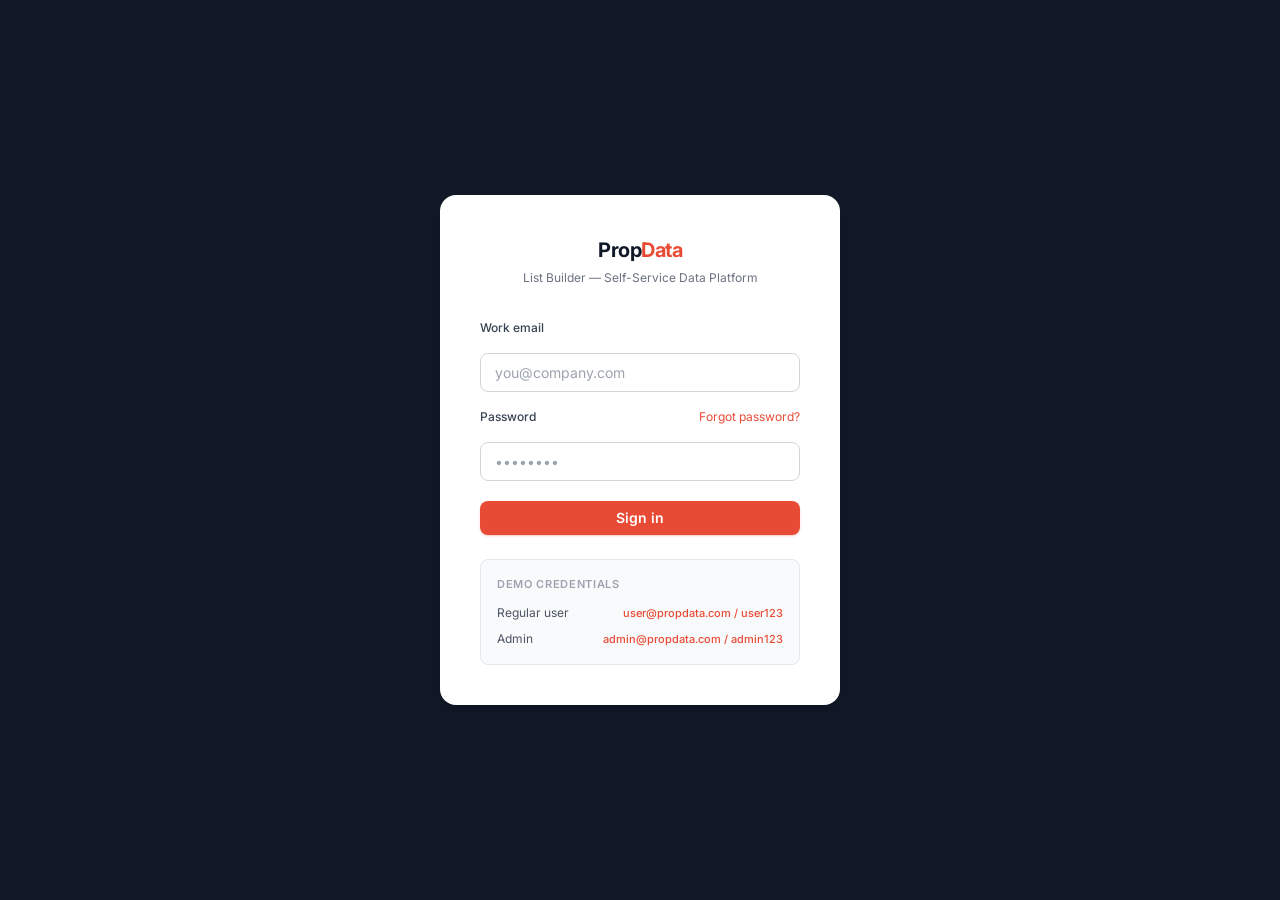
<file: index.html>
<!DOCTYPE html>
<html lang="en">
<head>
  <meta charset="UTF-8" />
  <meta name="viewport" content="width=device-width, initial-scale=1.0" />
  <title>PropData List Builder — Step 1</title>
  <link href="https://fonts.googleapis.com/css2?family=Inter:wght@400;500;600&display=swap" rel="stylesheet" />
  <link rel="stylesheet" href="css/styles.css?v=2" />
  <script src="js/auth.js"></script>
</head>
<body>

<div class="app">

  <div class="job-status-banner"></div>

  <!-- Header -->
  <header class="app-header">
    <div class="app-header__inner">
      <div style="display:flex; align-items:center; gap:var(--space-4);">
        <a href="orders.html" class="btn btn-outline btn-sm">
          <svg width="16" height="16" viewBox="0 0 16 16" fill="none" aria-hidden="true">
            <path d="M10 12L6 8l4-4" stroke="currentColor" stroke-width="1.5" stroke-linecap="round" stroke-linejoin="round"/>
          </svg>
          Back
        </a>
        <h1 style="font-size:var(--font-size-2xl); font-weight:var(--font-weight-semibold); color:var(--color-neutral-900);">Define Your Pull</h1>
      </div>

      <!-- Close overlay -->
      <a href="orders.html" class="overlay-close" aria-label="Close and return to My Lists">
        <svg width="16" height="16" viewBox="0 0 16 16" fill="none" aria-hidden="true">
          <path d="M4 4l8 8M12 4l-8 8" stroke="currentColor" stroke-width="1.75" stroke-linecap="round"/>
        </svg>
      </a>
    </div>
  </header>

  <!-- Main -->
  <main class="app-main">

    <!-- QuickList Templates — DS 23 -->
    <section class="quicklist-templates">
      <div class="section-header">
        <h2>QuickList Templates</h2>
        <p>Start with a pre-configured template</p>
      </div>

      <div class="template-card-grid">

        <button class="template-card" data-template="active-listings" type="button">
          <span class="template-card__check" aria-hidden="true">
            <svg width="12" height="12" viewBox="0 0 12 12" fill="none"><path d="M2 6.5l2.5 2.5L10 3.5" stroke="#fff" stroke-width="1.75" stroke-linecap="round" stroke-linejoin="round"/></svg>
          </span>
          <span class="template-card__title">Active Listings</span>
          <span class="template-card__desc">Properties currently on the market</span>
          <span class="template-card__meta">~3,284 records</span>
        </button>

        <button class="template-card" data-template="failed-listings" type="button">
          <span class="template-card__check" aria-hidden="true">
            <svg width="12" height="12" viewBox="0 0 12 12" fill="none"><path d="M2 6.5l2.5 2.5L10 3.5" stroke="#fff" stroke-width="1.75" stroke-linecap="round" stroke-linejoin="round"/></svg>
          </span>
          <span class="template-card__title">Failed Listings</span>
          <span class="template-card__desc">Properties that expired or were withdrawn</span>
          <span class="template-card__meta">~892 records</span>
        </button>

        <button class="template-card" data-template="absentee-owners" type="button">
          <span class="template-card__check" aria-hidden="true">
            <svg width="12" height="12" viewBox="0 0 12 12" fill="none"><path d="M2 6.5l2.5 2.5L10 3.5" stroke="#fff" stroke-width="1.75" stroke-linecap="round" stroke-linejoin="round"/></svg>
          </span>
          <span class="template-card__title">Absentee Owners</span>
          <span class="template-card__desc">Owners who don't live at the property</span>
          <span class="template-card__meta">~7,651 records</span>
        </button>

        <button class="template-card" data-template="high-equity" type="button">
          <span class="template-card__check" aria-hidden="true">
            <svg width="12" height="12" viewBox="0 0 12 12" fill="none"><path d="M2 6.5l2.5 2.5L10 3.5" stroke="#fff" stroke-width="1.75" stroke-linecap="round" stroke-linejoin="round"/></svg>
          </span>
          <span class="template-card__title">High Equity</span>
          <span class="template-card__desc">Properties with significant equity</span>
          <span class="template-card__meta">~2,134 records</span>
        </button>

      </div>
    </section>

    <!-- Filter Builder — DS 24 -->
    <div class="section-header">
      <h2>Custom Filters</h2>
      <p>Refine your list criteria</p>
    </div>
    <div id="filterBuilderMount"></div>

  </main>

  <!-- Action Bar — DS 26 -->
  <footer class="action-bar">
    <div class="action-bar__inner">
      <p class="action-bar__hint" id="bottomHint">Select location, template, or filters to get started</p>
      <button
        class="btn btn-primary btn-md"
        id="estimateBtn"
        type="button"
        disabled
        onclick="startEstimate()"
      >
        <svg id="estimateIcon" width="16" height="16" viewBox="0 0 16 16" fill="none" aria-hidden="true">
          <rect x="2" y="2" width="12" height="12" rx="2" stroke="white" stroke-width="1.5"/>
          <path d="M5 6h6M5 9h4" stroke="white" stroke-width="1.5" stroke-linecap="round"/>
        </svg>
        <svg id="estimateSpinner" width="16" height="16" viewBox="0 0 16 16" fill="none" aria-hidden="true" style="display:none; animation:spin 0.7s linear infinite;">
          <circle cx="8" cy="8" r="6" stroke="rgba(255,255,255,0.3)" stroke-width="2"/>
          <path d="M8 2a6 6 0 0 1 6 6" stroke="white" stroke-width="2" stroke-linecap="round"/>
        </svg>
        <span id="estimateLabel">Estimate Pull</span>
      </button>
    </div>
  </footer>

</div>

<style>
@keyframes spin { to { transform: rotate(360deg); } }
</style>
<script src="js/filter-builder.js"></script>
<script src="js/app.js"></script>
<script>
initPage();
function startEstimate() {
  const btn = document.getElementById('estimateBtn');
  btn.disabled = true;
  document.getElementById('estimateIcon').style.display    = 'none';
  document.getElementById('estimateSpinner').style.display = '';
  document.getElementById('estimateLabel').textContent     = 'Estimating…';
  setTimeout(() => { window.location.href = 'step2.html'; }, 1400);
}
</script>
</body>
</html>
</file>
<file: css/styles.css>
/* =============================================
   DESIGN TOKENS — from design-system.html
   ============================================= */
:root {
  /* Brand */
  --color-primary-50:  #FFF3F1;
  --color-primary-100: #FFE4DF;
  --color-primary-200: #FFCCC4;
  --color-primary-400: #FF7460;
  --color-primary-500: #E84B35;
  --color-primary-600: #D43B25;
  --color-primary-700: #B32D19;

  /* Neutral */
  --color-neutral-0:   #FFFFFF;
  --color-neutral-50:  #F9FAFB;
  --color-neutral-100: #F3F4F6;
  --color-neutral-200: #E5E7EB;
  --color-neutral-300: #D1D5DB;
  --color-neutral-400: #9CA3AF;
  --color-neutral-500: #6B7280;
  --color-neutral-600: #4B5563;
  --color-neutral-700: #374151;
  --color-neutral-800: #1F2937;
  --color-neutral-900: #111827;

  /* Info / Blue */
  --color-info-50:  #EFF6FF;
  --color-info-200: #BFDBFE;
  --color-info-300: #93C5FD;
  --color-info-500: #3B82F6;
  --color-info-700: #1D4ED8;

  /* Semantic */
  --color-success-50:  #ECFDF5;
  --color-success-500: #10B981;
  --color-success-700: #047857;
  --color-error-50:    #FEF2F2;
  --color-error-500:   #EF4444;
  --color-warning-50:  #FFFBEB;
  --color-warning-500: #F59E0B;

  /* Typography */
  --font-family: 'Inter', -apple-system, BlinkMacSystemFont, sans-serif;
  --font-size-xs:   11px;
  --font-size-sm:   12px;
  --font-size-base: 14px;
  --font-size-md:   15px;
  --font-size-lg:   16px;
  --font-size-xl:   18px;
  --font-size-2xl:  20px;
  --font-size-3xl:  24px;
  --font-size-4xl:  30px;

  --font-weight-regular:  400;
  --font-weight-medium:   500;
  --font-weight-semibold: 600;
  --font-weight-bold:     700;

  --line-height-tight:  1.2;
  --line-height-snug:   1.375;
  --line-height-normal: 1.5;
  --letter-spacing-tight: -0.025em;

  /* Spacing */
  --space-1:  4px;  --space-2:  8px;  --space-3:  12px;
  --space-4:  16px; --space-5:  20px; --space-6:  24px;
  --space-8:  32px; --space-10: 40px; --space-12: 48px;

  /* Radius */
  --radius-md:   6px;
  --radius-lg:   8px;
  --radius-xl:   12px;
  --radius-2xl:  16px;
  --radius-full: 9999px;

  /* Shadows */
  --shadow-xs: 0 1px 2px rgba(0,0,0,0.05);
  --shadow-sm: 0 1px 3px rgba(0,0,0,0.1), 0 1px 2px rgba(0,0,0,0.06);
  --shadow-md: 0 4px 6px -1px rgba(0,0,0,0.1), 0 2px 4px -1px rgba(0,0,0,0.06);
  --shadow-lg: 0 10px 15px -3px rgba(0,0,0,0.1), 0 4px 6px -2px rgba(0,0,0,0.05);

  --transition-base: 150ms ease;
  --z-sticky: 300;
}

/* =============================================
   RESET & BASE
   ============================================= */
*, *::before, *::after { box-sizing: border-box; margin: 0; padding: 0; }
html { scroll-behavior: smooth; }
body {
  font-family: var(--font-family);
  font-size: var(--font-size-base);
  line-height: var(--line-height-normal);
  color: var(--color-neutral-800);
  background: var(--color-neutral-50);
  min-height: 100vh;
}
button { font-family: inherit; cursor: pointer; }
a { text-decoration: none; }
svg { display: block; flex-shrink: 0; }

/* =============================================
   DS BUTTONS (from design-system section 05)
   ============================================= */
.btn {
  display: inline-flex; align-items: center; justify-content: center;
  gap: var(--space-2); font-family: var(--font-family);
  font-weight: var(--font-weight-semibold);
  border: none; cursor: pointer;
  transition: all var(--transition-base);
  white-space: nowrap; text-decoration: none; line-height: 1;
}
.btn:focus-visible { outline: 2px solid var(--color-primary-500); outline-offset: 2px; }

.btn-sm  { font-size: var(--font-size-sm);  padding: 7px 14px;  border-radius: var(--radius-md); }
.btn-md  { font-size: var(--font-size-base); padding: 10px 20px; border-radius: var(--radius-lg); }
.btn-lg  { font-size: var(--font-size-md);  padding: 13px 26px; border-radius: var(--radius-lg); }

/* Primary — orange/red */
.btn-primary {
  background: var(--color-primary-500); color: white;
  box-shadow: 0 1px 2px rgba(232,75,53,0.3);
}
.btn-primary:hover {
  background: var(--color-primary-600);
  box-shadow: 0 4px 8px rgba(232,75,53,0.3);
  transform: translateY(-1px);
}
.btn-primary:active { background: var(--color-primary-700); transform: none; }
.btn-primary:disabled { opacity: 0.45; cursor: not-allowed; pointer-events: none; transform: none; }

/* Secondary — dark */
.btn-secondary {
  background: var(--color-neutral-900); color: white;
  box-shadow: var(--shadow-xs);
}
.btn-secondary:hover { background: var(--color-neutral-700); transform: translateY(-1px); }

/* Outline */
.btn-outline {
  background: transparent; color: var(--color-neutral-700);
  border: 1.5px solid var(--color-neutral-300);
}
.btn-outline:hover { border-color: var(--color-neutral-400); background: var(--color-neutral-50); }

/* Ghost */
.btn-ghost { background: transparent; color: var(--color-neutral-700); }
.btn-ghost:hover { background: var(--color-neutral-100); }

/* =============================================
   DS FORM CONTROLS (from design-system section 06)
   ============================================= */
.form-label {
  display: block; font-size: var(--font-size-sm);
  font-weight: var(--font-weight-medium); color: var(--color-neutral-700);
  margin-bottom: var(--space-2);
}

.input-wrap { position: relative; }
.input-icon-left {
  position: absolute; left: 12px; top: 50%; transform: translateY(-50%);
  color: var(--color-neutral-400); pointer-events: none;
  width: 20px; height: 20px;
}

.input {
  width: 100%; font-family: var(--font-family);
  font-size: var(--font-size-base); color: var(--color-neutral-900);
  background: white; border: 1.5px solid var(--color-neutral-300);
  border-radius: var(--radius-lg); padding: 10px 14px;
  outline: none;
  transition: border-color var(--transition-base), box-shadow var(--transition-base);
}
.input::placeholder { color: var(--color-neutral-400); }
.input:hover  { border-color: var(--color-neutral-400); }
.input:focus  {
  border-color: var(--color-primary-500);
  box-shadow: 0 0 0 3px rgba(232,75,53,0.12);
}
.input:disabled { background: var(--color-neutral-100); color: var(--color-neutral-400); cursor: not-allowed; }

.input-with-icon-left { padding-left: 40px; }

/* Tall variant for location search */
.input-location { height: 48px; }

/* Select */
.select {
  appearance: none; -webkit-appearance: none;
  background-image: url("data:image/svg+xml,%3Csvg width='16' height='16' viewBox='0 0 16 16' fill='none' xmlns='http://www.w3.org/2000/svg'%3E%3Cpath d='M4 6l4 4 4-4' stroke='%239CA3AF' stroke-width='1.5' stroke-linecap='round' stroke-linejoin='round'/%3E%3C/svg%3E");
  background-repeat: no-repeat; background-position: right 12px center;
  padding-right: 36px; cursor: pointer;
}
.select.placeholder { color: var(--color-neutral-400); }

/* Checkboxes */
.checkbox-group { display: flex; flex-direction: column; gap: var(--space-3); }
.checkbox-group.inline { flex-direction: row; gap: var(--space-6); }

.checkbox-item {
  display: flex; align-items: center; gap: var(--space-3);
  cursor: pointer; font-size: var(--font-size-sm);
  color: var(--color-neutral-700);
}
.checkbox-item input[type="checkbox"] {
  width: 18px; height: 18px; margin-top: 0; flex-shrink: 0;
  accent-color: var(--color-primary-500); cursor: pointer;
  border-radius: var(--radius-md);
}

/* =============================================
   DS CARDS (from design-system section 07)
   ============================================= */
.card {
  background: white; border: 1px solid var(--color-neutral-200);
  border-radius: var(--radius-xl); box-shadow: var(--shadow-xs);
  overflow: hidden;
  transition: box-shadow var(--transition-base), transform var(--transition-base);
}
.card-header { padding: var(--space-5) var(--space-6); border-bottom: 1px solid var(--color-neutral-100); }
.card-body   { padding: var(--space-6); }

/* =============================================
   APP SHELL
   ============================================= */
.app {
  width: 100%;
  min-height: 100vh;
  display: flex;
  flex-direction: column;
  background: var(--color-neutral-50);
}

.job-status-banner {
  height: 1px;
  background: var(--color-neutral-900);
  border-bottom: 1px solid var(--color-neutral-800);
  flex-shrink: 0;
}

/* =============================================
   APP HEADER
   ============================================= */
.app-header {
  background: white;
  border-bottom: 1px solid var(--color-neutral-200);
  height: 64px;
  width: 100%;
  flex-shrink: 0;
  box-shadow: var(--shadow-xs);
}

.app-header__inner {
  max-width: 1099px;
  margin: 0 auto;
  padding: 0 var(--space-6);
  height: 100%;
  display: flex;
  align-items: center;
  justify-content: space-between;
}

.header-title h1 {
  font-size: var(--font-size-3xl);
  font-weight: var(--font-weight-bold);
  color: var(--color-neutral-900);
  line-height: var(--line-height-tight);
  letter-spacing: var(--letter-spacing-tight);
}

.header-title p {
  font-size: var(--font-size-base);
  color: var(--color-neutral-500);
  margin-top: var(--space-1);
}

/* =============================================
   STEPPER (DS 22)
   ============================================= */
.stepper {
  display: flex; align-items: center; gap: var(--space-3);
}

.stepper-step {
  display: flex; align-items: center; gap: var(--space-2);
  padding: var(--space-2) var(--space-4);
  border-radius: var(--radius-xl); height: 40px;
}

.stepper-step--active   { background: var(--color-primary-50); }
.stepper-step--inactive { background: var(--color-neutral-100); }

.stepper-number {
  width: 24px; height: 24px; border-radius: var(--radius-full);
  display: flex; align-items: center; justify-content: center;
  font-size: var(--font-size-base); font-weight: var(--font-weight-semibold);
  flex-shrink: 0; line-height: 1;
}

.stepper-step--active   .stepper-number { background: var(--color-primary-500); color: white; }
.stepper-step--inactive .stepper-number { background: var(--color-neutral-300); color: var(--color-neutral-600); }

.stepper-label { font-size: var(--font-size-base); font-weight: var(--font-weight-medium); white-space: nowrap; }
.stepper-step--active   .stepper-label { color: var(--color-primary-600); }
.stepper-step--inactive .stepper-label { color: var(--color-neutral-500); }

.stepper-connector { width: 32px; height: 2px; background: var(--color-neutral-300); flex-shrink: 0; }

/* =============================================
   MAIN CONTENT
   ============================================= */
.app-main {
  flex: 1;
  max-width: 1099px;
  width: 100%;
  margin: 0 auto;
  padding: var(--space-6) var(--space-6) 96px;
  display: flex;
  flex-direction: column;
  gap: var(--space-6);
}

/* =============================================
   SECTION HEADER
   ============================================= */
.section-header { margin-top: 8px; margin-bottom: 0; }

.section-header h2 {
  font-size: var(--font-size-base);
  font-weight: var(--font-weight-semibold);
  color: var(--color-neutral-900);
}

.section-header p {
  font-size: var(--font-size-xs);
  color: var(--color-neutral-500);
  margin-top: var(--space-1);
}

/* =============================================
   TEMPLATE CARDS (DS 23)
   ============================================= */
.quicklist-templates { display: flex; flex-direction: column; gap: var(--space-4); }

.template-card-grid {
  display: grid;
  grid-template-columns: repeat(4, 1fr);
  gap: var(--space-4);
}

.template-card {
  background: white;
  border: 2px solid var(--color-neutral-200);
  border-radius: var(--radius-xl);
  padding: var(--space-4);
  text-align: left; cursor: pointer;
  display: flex; flex-direction: column; gap: var(--space-2);
  position: relative;
  box-shadow: var(--shadow-xs);
  transition: border-color var(--transition-base), box-shadow var(--transition-base), transform var(--transition-base);
}

.template-card:hover {
  border-color: var(--color-primary-400);
  box-shadow: var(--shadow-md);
  transform: translateY(-2px);
}

.template-card--selected {
  background: var(--color-primary-50);
  border-color: var(--color-primary-500);
  box-shadow: 0 0 0 3px rgba(232,75,53,0.1), var(--shadow-sm);
}

.template-card__title {
  display: block;
  font-size: var(--font-size-xl);
  font-weight: var(--font-weight-semibold);
  color: var(--color-neutral-900);
  line-height: var(--line-height-snug);
}

.template-card--selected .template-card__title { color: var(--color-primary-700); }

.template-card__desc {
  display: block;
  font-size: var(--font-size-sm);
  color: var(--color-neutral-500);
  line-height: var(--line-height-normal);
}

.template-card--selected .template-card__desc { color: var(--color-primary-600); }

.template-card__meta {
  display: block;
  font-size: var(--font-size-sm);
  font-weight: var(--font-weight-medium);
  color: var(--color-neutral-400);
  margin-top: auto;
  padding-top: 0;
}

.template-card--selected .template-card__meta { color: var(--color-primary-500); }

.template-card__check {
  display: none;
  position: absolute; top: var(--space-3); right: var(--space-3);
  width: 20px; height: 20px;
  background: var(--color-primary-500);
  border-radius: var(--radius-full);
  align-items: center; justify-content: center;
}

.template-card--selected .template-card__check { display: flex; }

/* =============================================
   FILTER PANEL (DS 24)
   ============================================= */
.filter-panel {
  background: white;
  border: 1px solid var(--color-neutral-200);
  border-radius: var(--radius-xl);
  box-shadow: var(--shadow-xs);
  overflow: hidden;
}

.filter-panel__header {
  padding: var(--space-4) var(--space-5);
  border-bottom: 1px solid var(--color-neutral-100);
  background: var(--color-neutral-50);
}

.filter-panel__header h3 {
  font-size: var(--font-size-base);
  font-weight: var(--font-weight-semibold);
  color: var(--color-neutral-800);
}

.filter-panel__header p {
  font-size: var(--font-size-sm);
  color: var(--color-neutral-500);
  margin-top: 2px;
}

.filter-panel__body {
  padding: var(--space-5);
  display: flex;
  flex-direction: column;
  gap: var(--space-6);
}

.filter-group { display: flex; flex-direction: column; gap: var(--space-2); }

.filter-label {
  font-size: var(--font-size-sm);
  font-weight: var(--font-weight-medium);
  color: var(--color-neutral-700);
}

.filter-row {
  display: grid;
  grid-template-columns: 1fr 1fr;
  gap: var(--space-5);
}

/* =============================================
   DUAL RANGE SLIDER (DS 25)
   ============================================= */
.range-dual {
  position: relative; height: 8px; margin-top: var(--space-2);
}

.range-dual__track {
  position: absolute; top: 0; left: 0; right: 0;
  height: 8px; background: var(--color-neutral-200);
  border-radius: var(--radius-full); pointer-events: none;
}

.range-dual__fill {
  position: absolute; top: 0; height: 8px;
  background: var(--color-primary-500);
  border-radius: var(--radius-full); pointer-events: none;
}

.range-dual__input {
  position: absolute; top: -4px; left: 0;
  width: 100%; height: 16px;
  background: transparent; appearance: none; -webkit-appearance: none;
  pointer-events: none; margin: 0;
}

.range-dual__input::-webkit-slider-thumb {
  appearance: none; -webkit-appearance: none;
  width: 16px; height: 16px; border-radius: var(--radius-full);
  background: white; border: 2px solid var(--color-primary-500);
  box-shadow: var(--shadow-sm); cursor: pointer; pointer-events: all;
  transition: transform var(--transition-base);
}

.range-dual__input::-webkit-slider-thumb:hover { transform: scale(1.15); }

.range-dual__input::-moz-range-thumb {
  width: 16px; height: 16px; border-radius: var(--radius-full);
  background: white; border: 2px solid var(--color-primary-500);
  box-shadow: var(--shadow-sm); cursor: pointer; pointer-events: all;
}

/* =============================================
   ACTION BAR (DS 26)
   ============================================= */
.action-bar {
  position: sticky; bottom: 0;
  background: white;
  border-top: 1px solid var(--color-neutral-200);
  height: 73px;
  width: 100%;
  box-shadow: 0 -4px 12px rgba(0,0,0,0.06), 0 -1px 4px rgba(0,0,0,0.04);
  z-index: var(--z-sticky);
  flex-shrink: 0;
}

.action-bar__inner {
  max-width: 1099px;
  margin: 0 auto;
  padding: 0 var(--space-6);
  height: 100%;
  display: flex;
  align-items: center;
  justify-content: space-between;
}

.action-bar__hint {
  font-size: var(--font-size-sm);
  color: var(--color-neutral-400);
}

.action-bar__hint--ready { color: var(--color-neutral-600); }

/* =============================================
   STEP 2 MAIN
   ============================================= */
.step2-main {
  flex: 1;
  max-width: 1099px;
  width: 100%;
  margin: 0 auto;
  padding: var(--space-6);
  display: flex;
  flex-direction: column;
  gap: var(--space-6);
}

.sub-header {
  display: flex; align-items: center; justify-content: space-between; min-height: 48px;
}

.sub-header-left { display: flex; align-items: center; gap: var(--space-4); }

.sub-header-title h2 {
  font-size: var(--font-size-2xl);
  font-weight: var(--font-weight-bold);
  color: var(--color-neutral-900);
  letter-spacing: var(--letter-spacing-tight);
}

.sub-header-title p {
  font-size: var(--font-size-sm);
  color: var(--color-neutral-500);
  margin-top: 2px;
}

/* =============================================
   COUNT BAR (DS 27)
   ============================================= */
.count-bar {
  background: var(--color-primary-50);
  border: 1px solid var(--color-primary-200);
  border-radius: var(--radius-xl);
  padding: var(--space-4) var(--space-6);
  display: flex; align-items: center; justify-content: space-between;
  min-height: 74px;
}

.count-bar__stats { display: flex; align-items: center; gap: var(--space-6); }

.count-bar__stat {
  display: flex; align-items: center; gap: var(--space-2);
  font-size: var(--font-size-base);
}

.count-bar__stat svg { color: var(--color-primary-500); width: 20px; height: 20px; flex-shrink: 0; }
.count-bar__stat strong { font-weight: var(--font-weight-bold); color: var(--color-neutral-900); }
.count-bar__stat span  { color: var(--color-neutral-700); }

.count-bar__divider { width: 1px; height: 16px; background: var(--color-primary-200); flex-shrink: 0; }

/* =============================================
   DATA PREVIEW (DS 28)
   ============================================= */
.data-preview {
  background: white;
  border: 1px solid var(--color-neutral-200);
  border-radius: var(--radius-xl);
  box-shadow: var(--shadow-xs);
  overflow: hidden;
  position: relative;
}

.data-preview__header {
  border-bottom: 1px solid var(--color-neutral-100);
  padding: var(--space-5) var(--space-6);
  display: flex; align-items: center; justify-content: space-between;
  background: white;
}

.data-preview__title h3 {
  font-size: var(--font-size-lg);
  font-weight: var(--font-weight-semibold);
  color: var(--color-neutral-900);
}

.data-preview__title p {
  font-size: var(--font-size-sm);
  color: var(--color-neutral-500);
  margin-top: 2px;
}

.data-preview__count {
  display: flex; align-items: center; gap: var(--space-2);
  font-size: var(--font-size-sm);
  color: var(--color-neutral-500);
}

.data-preview__count svg { width: 14px; height: 14px; }

/* DS Table (from design-system section 14) */
.results-table-wrapper { position: relative; overflow: hidden; }

.results-table { width: 100%; border-collapse: collapse; background: white; }

.results-table thead { background: var(--color-neutral-50); }

.results-table th {
  padding: var(--space-3) var(--space-5);
  font-size: var(--font-size-xs);
  font-weight: var(--font-weight-semibold);
  color: var(--color-neutral-500);
  letter-spacing: 0.04em;
  text-transform: uppercase;
  text-align: left;
  border-bottom: 1px solid var(--color-neutral-200);
  white-space: nowrap;
}

.results-table td {
  padding: var(--space-4) var(--space-5);
  font-size: var(--font-size-sm);
  color: var(--color-neutral-700);
  border-bottom: 1px solid var(--color-neutral-100);
  vertical-align: middle;
  white-space: nowrap;
}

.results-table tbody tr { transition: background var(--transition-base); }
.results-table tbody tr:hover { background: var(--color-neutral-50); }
.results-table tbody tr:last-child td { border-bottom: none; }

.results-table td.col-address {
  font-weight: var(--font-weight-medium);
  color: var(--color-neutral-900);
}

.results-table tr.row-blurred td {
  filter: blur(5px);
  user-select: none;
  pointer-events: none;
}

/* Paywall overlay */
.paywall-overlay {
  position: absolute; bottom: 0; left: 0; right: 0; height: 300px;
  background: linear-gradient(to bottom, rgba(255,255,255,0) 0%, rgba(255,255,255,0.88) 35%, white 65%);
  display: flex; align-items: center; justify-content: center;
  padding-top: var(--space-10);
}

.paywall-modal {
  background: white;
  border: 2px solid var(--color-primary-500);
  border-radius: var(--radius-xl);
  box-shadow: var(--shadow-lg), 0 0 0 4px rgba(232,75,53,0.08);
  width: 448px; padding: var(--space-6);
  display: flex; flex-direction: column; align-items: center; text-align: center;
}

.paywall-modal__icon { color: var(--color-primary-500); margin-bottom: var(--space-3); }

.paywall-modal h4 {
  font-size: var(--font-size-xl);
  font-weight: var(--font-weight-bold);
  color: var(--color-neutral-900);
  letter-spacing: var(--letter-spacing-tight);
  margin-bottom: var(--space-2);
}

.paywall-modal p {
  font-size: var(--font-size-sm);
  color: var(--color-neutral-500);
  max-width: 360px;
  margin-bottom: var(--space-6);
  line-height: var(--line-height-normal);
}

/* =============================================
   TOP NAVIGATION
   ============================================= */
.top-nav {
  height: 56px;
  width: 100%;
  background: var(--color-neutral-900);
  flex-shrink: 0;
}

.top-nav__inner {
  max-width: 1099px;
  margin: 0 auto;
  padding: 0 var(--space-6);
  height: 100%;
  display: flex;
  align-items: center;
  justify-content: space-between;
}

.top-nav__left { display: flex; align-items: center; gap: var(--space-8); }

.top-nav__brand { display: flex; align-items: center; gap: var(--space-3); flex-shrink: 0; }

.top-nav__links { display: flex; align-items: center; gap: var(--space-1); }

.top-nav__logo {
  font-size: var(--font-size-lg);
  font-weight: var(--font-weight-bold);
  color: white;
  letter-spacing: var(--letter-spacing-tight);
}

.top-nav__logo em { font-style: normal; color: var(--color-primary-400); }

.top-nav__link {
  padding: 6px var(--space-3);
  font-size: var(--font-size-sm); font-weight: var(--font-weight-medium);
  color: var(--color-neutral-300);
  border-radius: var(--radius-md);
  transition: all var(--transition-base);
}
.top-nav__link:hover { color: white; background: rgba(255,255,255,0.08); }
.top-nav__link--active { color: white; background: rgba(255,255,255,0.12); }

.top-nav__right { display: flex; align-items: center; gap: var(--space-4); }

.top-nav__avatar {
  width: 32px; height: 32px; border-radius: var(--radius-full);
  background: var(--color-primary-500);
  display: flex; align-items: center; justify-content: center;
  font-size: var(--font-size-xs); font-weight: var(--font-weight-bold);
  color: white; flex-shrink: 0; cursor: pointer; transition: opacity 150ms ease;
}
.top-nav__avatar:hover { opacity: 0.8; }

.top-nav__user-name { font-size: var(--font-size-sm); color: var(--color-neutral-400); }

.top-nav__logout {
  font-size: var(--font-size-sm); color: var(--color-neutral-500);
  background: none; border: none; cursor: pointer; font-family: inherit;
  display: inline-flex; align-items: center; gap: 6px;
  padding: 4px var(--space-2); border-radius: var(--radius-md);
  transition: color var(--transition-base);
}
.top-nav__logout:hover { color: var(--color-neutral-300); }

/* =============================================
   PAGE LAYOUT (screens that use top nav)
   ============================================= */
.page {
  width: 100%; min-height: 100vh;
  display: flex; flex-direction: column;
  background: var(--color-neutral-50);
}

.page-body {
  flex: 1;
  max-width: 1099px;
  width: 100%;
  margin: 0 auto;
  padding: var(--space-6);
  display: flex; flex-direction: column; gap: var(--space-6);
}

.page-header {
  display: flex; align-items: flex-start; justify-content: space-between;
}

.page-header__title {
  font-size: var(--font-size-3xl); font-weight: var(--font-weight-bold);
  color: var(--color-neutral-900); letter-spacing: var(--letter-spacing-tight);
}

.page-header__subtitle {
  font-size: var(--font-size-sm); color: var(--color-neutral-500); margin-top: var(--space-1);
}

/* =============================================
   STATUS BADGES
   ============================================= */
.badge {
  display: inline-flex; align-items: center; gap: 5px;
  font-size: var(--font-size-xs); font-weight: var(--font-weight-semibold);
  padding: 3px 9px; border-radius: var(--radius-full); white-space: nowrap;
}
.badge::before {
  content: ''; width: 6px; height: 6px; border-radius: var(--radius-full);
  background: currentColor; flex-shrink: 0;
}
.badge--ready    { background: var(--color-success-50);  color: #047857; }
.badge--processing { background: #FFFBEB; color: #92400E; }
.badge--failed   { background: var(--color-error-50);   color: #991B1B; }
.badge--pending  { background: var(--color-neutral-100); color: var(--color-neutral-600); }
.badge--invited  { background: var(--color-info-50);    color: #1D4ED8; }
.badge--revoked  { background: var(--color-neutral-100); color: var(--color-neutral-400); }

/* =============================================
   JOB STATUS BANNER — ACTIVE STATE (S-04)
   ============================================= */
.job-status-banner {
  display: none; flex-shrink: 0;
}
.job-status-banner--processing,
.job-status-banner--ready,
.job-status-banner--failed { display: block; }

.job-status-banner--processing { background: #FFFBEB; border-bottom: 1px solid #FDE68A; }
.job-status-banner--ready      { background: var(--color-success-50); border-bottom: 1px solid #A7F3D0; }
.job-status-banner--failed     { background: var(--color-error-50); border-bottom: 1px solid #FECACA; }

.job-banner__inner {
  max-width: 1099px; margin: 0 auto;
  padding: 10px var(--space-6);
  display: flex; align-items: center; justify-content: space-between;
  gap: var(--space-4);
}

.job-banner__left  { display: flex; align-items: center; gap: var(--space-3); }
.job-banner__right { display: flex; align-items: center; gap: var(--space-3); }

.job-banner__icon { width: 18px; height: 18px; flex-shrink: 0; }

.job-banner__text { font-size: var(--font-size-sm); color: var(--color-neutral-700); }
.job-banner__text strong { font-weight: var(--font-weight-semibold); color: var(--color-neutral-900); }

.job-banner__dismiss {
  background: none; border: none; cursor: pointer; font-family: inherit;
  font-size: var(--font-size-xs); color: var(--color-neutral-400);
  padding: 2px 4px; border-radius: var(--radius-md);
  transition: color var(--transition-base);
}
.job-banner__dismiss:hover { color: var(--color-neutral-600); }

/* =============================================
   SUPPRESSION DRAWER (S-07)
   ============================================= */
.drawer-backdrop {
  position: fixed; inset: 0; background: rgba(0,0,0,0.3); z-index: 400;
  opacity: 0; visibility: hidden;
  transition: opacity 200ms ease, visibility 200ms ease;
}
.drawer-backdrop--open { opacity: 1; visibility: visible; }

.drawer {
  position: fixed; top: 0; right: 0; bottom: 0; width: 440px;
  background: white; box-shadow: -4px 0 32px rgba(0,0,0,0.14);
  z-index: 401; display: flex; flex-direction: column;
  transform: translateX(100%);
  transition: transform 250ms cubic-bezier(0.4, 0, 0.2, 1);
}
.drawer--open { transform: translateX(0); }

.drawer__header {
  padding: var(--space-5) var(--space-6);
  border-bottom: 1px solid var(--color-neutral-100);
  display: flex; align-items: center; justify-content: space-between;
  flex-shrink: 0;
}
.drawer__title { font-size: var(--font-size-lg); font-weight: var(--font-weight-semibold); color: var(--color-neutral-900); }
.drawer__close {
  width: 32px; height: 32px; display: flex; align-items: center; justify-content: center;
  background: none; border: none; cursor: pointer; color: var(--color-neutral-400);
  border-radius: var(--radius-md); transition: background var(--transition-base), color var(--transition-base);
}
.drawer__close:hover { background: var(--color-neutral-100); color: var(--color-neutral-700); }

.drawer__tabs {
  display: flex; border-bottom: 1px solid var(--color-neutral-200);
  padding: 0 var(--space-6); flex-shrink: 0;
}
.drawer__tab {
  padding: var(--space-3) var(--space-4);
  font-size: var(--font-size-sm); font-weight: var(--font-weight-medium);
  color: var(--color-neutral-500); background: none; border: none; cursor: pointer;
  border-bottom: 2px solid transparent; margin-bottom: -1px;
  font-family: inherit; transition: all var(--transition-base);
}
.drawer__tab:hover { color: var(--color-neutral-800); }
.drawer__tab--active { color: var(--color-primary-600); border-bottom-color: var(--color-primary-500); }

.drawer__body { flex: 1; overflow-y: auto; padding: var(--space-5) var(--space-6); display: flex; flex-direction: column; gap: var(--space-4); }

.drawer__footer {
  padding: var(--space-4) var(--space-6);
  border-top: 1px solid var(--color-neutral-100);
  display: flex; align-items: center; justify-content: space-between;
  flex-shrink: 0; background: white;
}
.drawer__footer-hint { font-size: var(--font-size-sm); color: var(--color-neutral-500); }
.suppression-count { font-weight: var(--font-weight-semibold); color: var(--color-primary-600); }

/* Tab panels */
.tab-panel { display: none; }
.tab-panel--active { display: block; }

/* Suppression order list */
.suppress-order-list { display: flex; flex-direction: column; gap: var(--space-2); }
.suppress-order-item {
  display: flex; align-items: center; gap: var(--space-3);
  padding: var(--space-3) var(--space-4);
  border: 1.5px solid var(--color-neutral-200);
  border-radius: var(--radius-lg); cursor: pointer;
  transition: border-color var(--transition-base), background var(--transition-base);
}
.suppress-order-item:hover { border-color: var(--color-primary-300); background: var(--color-primary-50); }
.suppress-order-item--selected { border-color: var(--color-primary-500); background: var(--color-primary-50); }
.suppress-order-item input[type="checkbox"] { accent-color: var(--color-primary-500); width: 16px; height: 16px; flex-shrink: 0; }
.suppress-order-info { flex: 1; }
.suppress-order-name { font-size: var(--font-size-sm); font-weight: var(--font-weight-medium); color: var(--color-neutral-900); }
.suppress-order-meta { font-size: var(--font-size-xs); color: var(--color-neutral-400); margin-top: 1px; }

/* File upload */
.file-upload {
  border: 2px dashed var(--color-neutral-300); border-radius: var(--radius-xl);
  padding: var(--space-8) var(--space-6); text-align: center; cursor: pointer;
  transition: border-color var(--transition-base), background var(--transition-base);
}
.file-upload:hover { border-color: var(--color-primary-400); background: var(--color-primary-50); }
.file-upload__icon { color: var(--color-neutral-400); margin: 0 auto var(--space-3); width: 36px; height: 36px; }
.file-upload__label { font-size: var(--font-size-sm); font-weight: var(--font-weight-medium); color: var(--color-neutral-700); }
.file-upload__label span { color: var(--color-primary-500); }
.file-upload__hint { font-size: var(--font-size-xs); color: var(--color-neutral-400); margin-top: var(--space-1); }

/* Suppression active pill on button */
.suppress-btn-wrap { position: relative; display: inline-flex; }
.suppress-active-dot {
  position: absolute; top: -4px; right: -4px;
  width: 10px; height: 10px; border-radius: var(--radius-full);
  background: var(--color-primary-500); border: 2px solid white;
  display: none;
}
.suppress-active-dot--visible { display: block; }

/* =============================================
   MODAL (S-08, S-11, S-12)
   ============================================= */
.modal-backdrop {
  position: fixed; inset: 0; background: rgba(0,0,0,0.4); z-index: 500;
  display: flex; align-items: center; justify-content: center;
  opacity: 0; visibility: hidden;
  transition: opacity 200ms ease, visibility 200ms ease;
}
.modal-backdrop--open { opacity: 1; visibility: visible; }

.modal {
  background: white; border-radius: var(--radius-xl); box-shadow: var(--shadow-lg);
  width: 480px; max-width: calc(100vw - 48px); display: flex; flex-direction: column;
}
.modal--sm { width: 400px; }

.modal__header {
  padding: var(--space-5) var(--space-6);
  border-bottom: 1px solid var(--color-neutral-100);
  display: flex; align-items: flex-start; justify-content: space-between; gap: var(--space-4);
}
.modal__title { font-size: var(--font-size-lg); font-weight: var(--font-weight-semibold); color: var(--color-neutral-900); }
.modal__subtitle { font-size: var(--font-size-sm); color: var(--color-neutral-500); margin-top: 2px; }
.modal__close {
  width: 32px; height: 32px; display: flex; align-items: center; justify-content: center;
  background: none; border: none; cursor: pointer; color: var(--color-neutral-400);
  border-radius: var(--radius-md); flex-shrink: 0;
  transition: background var(--transition-base), color var(--transition-base);
}
.modal__close:hover { background: var(--color-neutral-100); color: var(--color-neutral-700); }

.modal__body { padding: var(--space-6); display: flex; flex-direction: column; gap: var(--space-4); }
.modal__body--danger { background: var(--color-neutral-50); }

.modal__footer {
  padding: var(--space-4) var(--space-6);
  border-top: 1px solid var(--color-neutral-100);
  display: flex; align-items: center; justify-content: flex-end; gap: var(--space-3);
}

/* Danger button */
.btn-danger {
  background: var(--color-error-500); color: white;
}
.btn-danger:hover { background: #DC2626; transform: translateY(-1px); }

/* =============================================
   ALERTS / INLINE FEEDBACK
   ============================================= */
.alert {
  display: flex; align-items: flex-start; gap: var(--space-3);
  padding: var(--space-3) var(--space-4); border-radius: var(--radius-lg);
  font-size: var(--font-size-sm);
}
.alert__icon { width: 18px; height: 18px; flex-shrink: 0; margin-top: 1px; }
.alert--success { background: var(--color-success-50); border: 1px solid #A7F3D0; color: #047857; }
.alert--error   { background: var(--color-error-50);   border: 1px solid #FECACA; color: #991B1B; }
.alert--warning { background: #FFFBEB;                  border: 1px solid #FDE68A; color: #92400E; }
.alert--info    { background: var(--color-info-50);    border: 1px solid var(--color-info-200); color: var(--color-info-700); }

/* =============================================
   EMPTY STATE
   ============================================= */
.empty-state {
  display: flex; flex-direction: column; align-items: center; text-align: center;
  padding: var(--space-12) var(--space-6);
}
.empty-state__icon { width: 56px; height: 56px; color: var(--color-neutral-300); margin-bottom: var(--space-4); }
.empty-state__title {
  font-size: var(--font-size-xl); font-weight: var(--font-weight-semibold);
  color: var(--color-neutral-700); margin-bottom: var(--space-2);
}
.empty-state__text {
  font-size: var(--font-size-sm); color: var(--color-neutral-500);
  max-width: 360px; line-height: var(--line-height-normal); margin-bottom: var(--space-6);
}

/* =============================================
   BACK LINK
   ============================================= */
.back-link {
  display: inline-flex; align-items: center; gap: var(--space-2);
  font-size: var(--font-size-sm); font-weight: var(--font-weight-medium);
  color: var(--color-neutral-500); transition: color var(--transition-base);
}
.back-link:hover { color: var(--color-neutral-800); }

/* =============================================
   LOGIN PAGE
   ============================================= */
.login-page {
  min-height: 100vh; background: var(--color-neutral-900);
  display: flex; align-items: center; justify-content: center;
  padding: var(--space-6);
}

.login-card {
  background: white; border-radius: var(--radius-2xl);
  padding: var(--space-10); width: 400px;
  max-width: 100%; box-shadow: var(--shadow-lg);
}

.login-brand { text-align: center; margin-bottom: var(--space-8); }
.login-brand__logo {
  font-size: var(--font-size-2xl); font-weight: var(--font-weight-bold);
  color: var(--color-neutral-900); letter-spacing: var(--letter-spacing-tight);
}
.login-brand__logo em { font-style: normal; color: var(--color-primary-500); }
.login-brand__tagline { font-size: var(--font-size-sm); color: var(--color-neutral-500); margin-top: var(--space-1); }

.login-form { display: flex; flex-direction: column; gap: var(--space-4); }
.login-form__group { display: flex; flex-direction: column; gap: var(--space-2); }

.login-footer {
  text-align: center; margin-top: var(--space-4);
  font-size: var(--font-size-xs); color: var(--color-neutral-400);
}
.login-footer a { color: var(--color-primary-500); }

/* =============================================
   ORDERS TABLE (S-05)
   ============================================= */
.orders-wrap {
  background: white; border: 1px solid var(--color-neutral-200);
  border-radius: var(--radius-xl); box-shadow: var(--shadow-xs); overflow: hidden;
}

.orders-table { width: 100%; border-collapse: collapse; table-layout: fixed; }

.orders-table th {
  padding: var(--space-3) var(--space-5);
  font-size: var(--font-size-xs); font-weight: var(--font-weight-semibold);
  color: var(--color-neutral-500); letter-spacing: 0.04em; text-transform: uppercase;
  text-align: left; background: var(--color-neutral-50);
  border-bottom: 1px solid var(--color-neutral-200); white-space: nowrap;
}

.orders-table td {
  padding: var(--space-4) var(--space-5);
  font-size: var(--font-size-sm); color: var(--color-neutral-700);
  border-bottom: 1px solid var(--color-neutral-100); vertical-align: middle;
}
.orders-table tbody tr:last-child td { border-bottom: 1px solid var(--color-neutral-100); }
.orders-table tbody tr { transition: background var(--transition-base); }
.orders-table tbody tr:hover { background: var(--color-neutral-50); }

.order-name { font-weight: var(--font-weight-medium); color: var(--color-neutral-900); overflow: hidden; text-overflow: ellipsis; white-space: nowrap; }
.order-meta { font-size: var(--font-size-xs); color: var(--color-neutral-400); margin-top: 2px; overflow: hidden; text-overflow: ellipsis; white-space: nowrap; }

.order-tag {
  display: inline-block; padding: 2px 8px;
  font-size: var(--font-size-xs); font-weight: var(--font-weight-medium);
  background: var(--color-neutral-100); color: var(--color-neutral-600);
  border-radius: var(--radius-full);
}

.order-actions { display: flex; align-items: center; gap: var(--space-2); white-space: nowrap; }

/* =============================================
   ORDER DETAIL (S-06)
   ============================================= */
.detail-stats {
  display: grid; grid-template-columns: repeat(4, 1fr); gap: var(--space-4);
}

.stat-card {
  background: white; border: 1px solid var(--color-neutral-200);
  border-radius: var(--radius-lg); padding: var(--space-4) var(--space-5);
  box-shadow: var(--shadow-xs);
}
.stat-card__label {
  font-size: var(--font-size-xs); font-weight: var(--font-weight-semibold);
  text-transform: uppercase; letter-spacing: 0.06em; color: var(--color-neutral-400);
  margin-bottom: var(--space-2);
}
.stat-card__value {
  font-size: var(--font-size-2xl); font-weight: var(--font-weight-bold);
  color: var(--color-neutral-900); letter-spacing: var(--letter-spacing-tight);
}
.stat-card__sub { font-size: var(--font-size-xs); color: var(--color-neutral-500); margin-top: 2px; }

.detail-section {
  background: white; border: 1px solid var(--color-neutral-200);
  border-radius: var(--radius-xl); box-shadow: var(--shadow-xs); overflow: hidden;
}
.detail-section__header {
  padding: var(--space-4) var(--space-6); border-bottom: 1px solid var(--color-neutral-200);
  background: var(--color-neutral-50);
}
.detail-section__title { font-size: var(--font-size-base); font-weight: var(--font-weight-semibold); color: var(--color-neutral-800); }

.criteria-list { display: flex; flex-direction: column; }
.criteria-row {
  display: flex; align-items: center; gap: var(--space-4);
  padding: var(--space-3) var(--space-6);
  border-bottom: 1px solid var(--color-neutral-100);
}
.criteria-row:last-child { border-bottom: 1px solid var(--color-neutral-100); }
.criteria-row__key {
  width: 160px; flex-shrink: 0;
  font-size: var(--font-size-xs); font-weight: var(--font-weight-semibold);
  text-transform: uppercase; letter-spacing: 0.04em; color: var(--color-neutral-400);
}
.criteria-row__val { font-size: var(--font-size-sm); color: var(--color-neutral-800); font-weight: var(--font-weight-medium); }

/* =============================================
   SETTINGS PAGES (S-09, S-10)
   ============================================= */
.settings-grid {
  display: grid; grid-template-columns: 220px 1fr; gap: var(--space-6); align-items: start;
}

.settings-nav { display: flex; flex-direction: column; gap: var(--space-1); }
.settings-nav__link {
  display: block; padding: var(--space-2) var(--space-3);
  font-size: var(--font-size-sm); font-weight: var(--font-weight-medium);
  color: var(--color-neutral-500); border-radius: var(--radius-md);
  transition: all var(--transition-base);
}
.settings-nav__link:hover { color: var(--color-neutral-800); background: var(--color-neutral-100); }
.settings-nav__link--active { color: var(--color-neutral-900); background: var(--color-neutral-100); font-weight: var(--font-weight-semibold); }

.settings-section {
  background: white; border: 1px solid var(--color-neutral-200);
  border-radius: var(--radius-xl); box-shadow: var(--shadow-xs); overflow: hidden;
}
.settings-section + .settings-section { margin-top: var(--space-4); }
.settings-section__header {
  padding: var(--space-4) var(--space-6); border-bottom: 1px solid var(--color-neutral-100);
  background: var(--color-neutral-50);
}
.settings-section__title { font-size: var(--font-size-base); font-weight: var(--font-weight-semibold); color: var(--color-neutral-800); }
.settings-section__desc { font-size: var(--font-size-sm); color: var(--color-neutral-500); margin-top: 2px; }
.settings-section__body { padding: var(--space-6); display: flex; flex-direction: column; gap: var(--space-5); }

.token-row { display: flex; gap: var(--space-3); }
.token-row .input { flex: 1; font-family: 'Courier New', monospace; font-size: var(--font-size-sm); letter-spacing: 0.02em; }

.token-status { display: flex; align-items: center; gap: var(--space-2); font-size: var(--font-size-sm); }
.token-status--valid { color: var(--color-success-700); font-weight: var(--font-weight-medium); }
.token-status--invalid { color: #991B1B; }

.datasets-table { width: 100%; border-collapse: collapse; }
.datasets-table th {
  font-size: var(--font-size-xs); font-weight: var(--font-weight-semibold); text-transform: uppercase;
  letter-spacing: 0.04em; color: var(--color-neutral-400); text-align: left;
  padding: var(--space-2) var(--space-3); border-bottom: 1px solid var(--color-neutral-200);
}
.datasets-table td {
  font-size: var(--font-size-sm); color: var(--color-neutral-700);
  padding: var(--space-3); border-bottom: 1px solid var(--color-neutral-100);
}
.datasets-table tbody tr:last-child td { border-bottom: none; }
.datasets-table .col-price { font-weight: var(--font-weight-semibold); color: var(--color-neutral-900); }

/* =============================================
   USERS TABLE (S-10)
   ============================================= */
.users-section {
  background: white; border: 1px solid var(--color-neutral-200);
  border-radius: var(--radius-xl); box-shadow: var(--shadow-xs); overflow: hidden;
}
.users-section__header {
  padding: var(--space-4) var(--space-6); border-bottom: 1px solid var(--color-neutral-100);
  display: flex; align-items: center; justify-content: space-between;
}
.users-section__title { font-size: var(--font-size-base); font-weight: var(--font-weight-semibold); color: var(--color-neutral-800); }

.users-tabs {
  display: flex; padding: 0 var(--space-6);
  border-bottom: 1px solid var(--color-neutral-200); gap: 0;
}
.users-tab {
  padding: var(--space-3) var(--space-4);
  font-size: var(--font-size-sm); font-weight: var(--font-weight-medium);
  color: var(--color-neutral-500); background: none; border: none;
  border-bottom: 2px solid transparent; margin-bottom: -1px; cursor: pointer;
  font-family: inherit; transition: all var(--transition-base);
}
.users-tab:hover { color: var(--color-neutral-800); }
.users-tab--active { color: var(--color-neutral-900); border-bottom-color: var(--color-neutral-900); font-weight: var(--font-weight-semibold); }

.users-table { width: 100%; border-collapse: collapse; }
.users-table th {
  padding: var(--space-3) var(--space-5);
  font-size: var(--font-size-xs); font-weight: var(--font-weight-semibold);
  color: var(--color-neutral-500); text-transform: uppercase; letter-spacing: 0.04em;
  text-align: left; background: var(--color-neutral-50);
  border-bottom: 1px solid var(--color-neutral-200);
}
.users-table td {
  padding: var(--space-4) var(--space-5);
  font-size: var(--font-size-sm); color: var(--color-neutral-700);
  border-bottom: 1px solid var(--color-neutral-100); vertical-align: middle;
}
.users-table tbody tr:last-child td { border-bottom: none; }
.users-table tbody tr { transition: background var(--transition-base); }
.users-table tbody tr:hover { background: var(--color-neutral-50); }

.user-cell { display: flex; align-items: center; gap: var(--space-3); }
.user-avatar {
  width: 34px; height: 34px; border-radius: var(--radius-full);
  display: flex; align-items: center; justify-content: center;
  font-size: var(--font-size-xs); font-weight: var(--font-weight-bold);
  color: white; flex-shrink: 0;
}
.ua--red    { background: var(--color-primary-500); }
.ua--blue   { background: var(--color-info-500); }
.ua--green  { background: var(--color-success-500); }
.ua--purple { background: #8B5CF6; }
.ua--gray   { background: var(--color-neutral-400); }

.user-name  { font-weight: var(--font-weight-medium); color: var(--color-neutral-900); }
.user-email { font-size: var(--font-size-xs); color: var(--color-neutral-400); margin-top: 1px; }

/* =============================================
   LIST BUILDER OVERLAY — close button
   ============================================= */
.overlay-close {
  width: 36px; height: 36px; display: flex; align-items: center; justify-content: center;
  background: var(--color-neutral-100); border: none; cursor: pointer;
  border-radius: var(--radius-full); color: var(--color-neutral-500);
  flex-shrink: 0;
  transition: background var(--transition-base), color var(--transition-base);
}
.overlay-close:hover { background: var(--color-neutral-200); color: var(--color-neutral-800); }

/* =============================================
   FILTER BUILDER (DS 24 — custom filter rows)
   ============================================= */

/* Wrapper card */
.fb {
  background: white;
  border: 1px solid var(--color-neutral-200);
  border-radius: var(--radius-xl);
  box-shadow: var(--shadow-xs);
  overflow: visible;
}

/* Toolbar (Clear all) */
.fb__toolbar {
  display: flex;
  align-items: center;
  justify-content: flex-end;
  min-height: 44px;
  padding: var(--space-3) var(--space-4) 0;
}

/* List area */
.fb__list {
  padding: var(--space-3) var(--space-4);
  display: flex;
  flex-direction: column;
  gap: 0;
}

/* Empty state */
.fb__empty {
  padding: var(--space-6) var(--space-4);
  font-size: var(--font-size-sm);
  color: var(--color-neutral-400);
  text-align: center;
}

/* Footer */
.fb__footer {
  padding: var(--space-3) var(--space-4) var(--space-4);
  border-top: 1px solid var(--color-neutral-100);
}

.fb__add-btn {
  color: var(--color-primary-600);
  border-color: var(--color-primary-200);
}
.fb__add-btn:hover {
  background: var(--color-primary-50);
  border-color: var(--color-primary-400);
}

/* ---- Row ---- */
.fb__row {
  display: flex;
  align-items: flex-start;
  gap: var(--space-2);
  padding: var(--space-2) 0;
  border-bottom: 1px solid var(--color-neutral-100);
  animation: fb-row-in 180ms ease both;
}
.fb__row:last-child { border-bottom: none; }

@keyframes fb-row-in {
  from { opacity: 0; transform: translateY(-4px); }
  to   { opacity: 1; transform: translateY(0); }
}

/* ---- Cells ---- */
.fb__cell { display: flex; align-items: center; }

.fb__cell--field {
  flex: 0 0 220px;
  min-width: 0;
}

.fb__cell--operator {
  flex: 0 0 140px;
  min-width: 0;
}

.fb__cell--value {
  flex: 1 1 0;
  min-width: 0;
}

.fb__cell--flag-active {
  flex: 1 1 0;
  align-items: center;
}

.fb__cell--delete {
  flex: 0 0 32px;
  justify-content: center;
  padding-top: 2px;
}

/* ---- Field button ---- */
.fb__picker-wrap {
  position: relative;
  width: 100%;
}

.fb__field-btn {
  display: flex;
  align-items: center;
  gap: var(--space-2);
  width: 100%;
  padding: 7px 10px;
  background: white;
  border: 1.5px solid var(--color-neutral-300);
  border-radius: var(--radius-lg);
  font-size: var(--font-size-sm);
  color: var(--color-neutral-800);
  cursor: pointer;
  text-align: left;
  transition: border-color var(--transition-base), box-shadow var(--transition-base);
  min-height: 36px;
  white-space: nowrap;
  overflow: hidden;
}
.fb__field-btn:hover { border-color: var(--color-neutral-400); background: var(--color-neutral-50); }
.fb__field-btn:focus-visible { outline: 2px solid var(--color-primary-500); outline-offset: 2px; }

.fb__field-label {
  flex: 1;
  overflow: hidden;
  text-overflow: ellipsis;
  white-space: nowrap;
  font-size: var(--font-size-sm);
  color: var(--color-neutral-800);
}

.fb__field-placeholder {
  flex: 1;
  font-size: var(--font-size-sm);
  color: var(--color-neutral-400);
}

.fb__chevron {
  flex-shrink: 0;
  color: var(--color-neutral-400);
  margin-left: auto;
}

/* ---- Operator select ---- */
.fb__operator {
  width: 100%;
  padding: 7px 32px 7px 10px;
  font-size: var(--font-size-sm);
  min-height: 36px;
  border-radius: var(--radius-lg);
  border: 1.5px solid var(--color-neutral-300);
  background-color: white;
  appearance: none;
  -webkit-appearance: none;
  background-image: url("data:image/svg+xml,%3Csvg width='12' height='12' viewBox='0 0 12 12' fill='none' xmlns='http://www.w3.org/2000/svg'%3E%3Cpath d='M3 4.5l3 3 3-3' stroke='%239CA3AF' stroke-width='1.5' stroke-linecap='round' stroke-linejoin='round'/%3E%3C/svg%3E");
  background-repeat: no-repeat;
  background-position: right 10px center;
  cursor: pointer;
  color: var(--color-neutral-800);
}
.fb__operator:focus { border-color: var(--color-primary-500); box-shadow: 0 0 0 3px rgba(232,75,53,0.12); outline: none; }

.fb__operator-fixed {
  display: inline-flex;
  align-items: center;
  padding: 7px 10px;
  font-size: var(--font-size-sm);
  color: var(--color-neutral-500);
  background: var(--color-neutral-50);
  border: 1.5px solid var(--color-neutral-200);
  border-radius: var(--radius-lg);
  min-height: 36px;
  white-space: nowrap;
  width: 100%;
}

/* ---- Value inputs ---- */
.fb__text-input,
.fb__range-input,
.fb__date-input,
.fb__select {
  width: 100%;
  padding: 7px 10px;
  font-size: var(--font-size-sm);
  border: 1.5px solid var(--color-neutral-300);
  border-radius: var(--radius-lg);
  background: white;
  color: var(--color-neutral-800);
  min-height: 36px;
  outline: none;
  font-family: var(--font-family);
  transition: border-color var(--transition-base), box-shadow var(--transition-base);
}
.fb__text-input::placeholder,
.fb__range-input::placeholder { color: var(--color-neutral-400); }
.fb__text-input:focus,
.fb__range-input:focus,
.fb__date-input:focus,
.fb__select:focus {
  border-color: var(--color-primary-500);
  box-shadow: 0 0 0 3px rgba(232,75,53,0.12);
}

.fb__select {
  appearance: none;
  -webkit-appearance: none;
  background-image: url("data:image/svg+xml,%3Csvg width='12' height='12' viewBox='0 0 12 12' fill='none' xmlns='http://www.w3.org/2000/svg'%3E%3Cpath d='M3 4.5l3 3 3-3' stroke='%239CA3AF' stroke-width='1.5' stroke-linecap='round' stroke-linejoin='round'/%3E%3C/svg%3E");
  background-repeat: no-repeat;
  background-position: right 10px center;
  padding-right: 32px;
  cursor: pointer;
}

.fb__range-pair {
  display: flex;
  align-items: center;
  gap: var(--space-2);
}
.fb__range-pair .fb__range-input,
.fb__range-pair .fb__date-input { flex: 1; }

.fb__range-sep {
  font-size: var(--font-size-sm);
  color: var(--color-neutral-400);
  flex-shrink: 0;
}

/* ---- Flag badge ---- */
.fb__flag-badge { font-size: var(--font-size-xs); }

/* ---- Delete button ---- */
.fb__delete-btn {
  display: flex;
  align-items: center;
  justify-content: center;
  width: 30px;
  height: 30px;
  background: none;
  border: none;
  cursor: pointer;
  color: var(--color-neutral-400);
  border-radius: var(--radius-md);
  flex-shrink: 0;
  transition: background var(--transition-base), color var(--transition-base);
}
.fb__delete-btn:hover { background: var(--color-error-50); color: var(--color-error-500); }

/* ---- Junction ---- */
.fb__junction {
  display: flex;
  align-items: center;
  padding: var(--space-1) 0;
}

.fb__junction-btn {
  font-size: var(--font-size-xs);
  font-weight: var(--font-weight-semibold);
  padding: 3px 10px;
  border-radius: var(--radius-full);
  border: 1.5px solid transparent;
  cursor: pointer;
  transition: all var(--transition-base);
  letter-spacing: 0.04em;
}

.fb__junction-btn--and {
  background: var(--color-neutral-100);
  color: var(--color-neutral-600);
  border-color: var(--color-neutral-200);
}
.fb__junction-btn--and:hover {
  background: var(--color-info-50);
  border-color: var(--color-info-300);
  color: var(--color-info-700);
}

.fb__junction-btn--or {
  background: var(--color-primary-50);
  color: var(--color-primary-600);
  border-color: var(--color-primary-200);
}
.fb__junction-btn--or:hover {
  background: var(--color-primary-100);
  border-color: var(--color-primary-400);
}

/* ---- Field Picker Dropdown ---- */
.fb__picker-dropdown {
  position: absolute;
  top: calc(100% + 4px);
  left: 0;
  width: 300px;
  background: white;
  border: 1.5px solid var(--color-neutral-200);
  border-radius: var(--radius-lg);
  box-shadow: var(--shadow-md);
  z-index: 200;
  overflow: hidden;
  max-height: 360px;
  display: flex;
  flex-direction: column;
}

.fb__picker-search-wrap {
  padding: var(--space-2) var(--space-2) var(--space-1);
  border-bottom: 1px solid var(--color-neutral-100);
  flex-shrink: 0;
}

.fb__picker-search {
  width: 100%;
  padding: 6px 10px;
  font-size: var(--font-size-sm);
  border: 1.5px solid var(--color-neutral-200);
  border-radius: var(--radius-md);
  background: var(--color-neutral-50);
  color: var(--color-neutral-800);
  outline: none;
}
.fb__picker-search:focus { border-color: var(--color-primary-400); background: white; }

.fb__picker-groups {
  overflow-y: auto;
  flex: 1;
}

.fb__picker-group { padding: var(--space-1) 0; }

.fb__picker-group-label {
  padding: var(--space-2) var(--space-3) var(--space-1);
  font-size: var(--font-size-xs);
  font-weight: var(--font-weight-semibold);
  text-transform: uppercase;
  letter-spacing: 0.06em;
  color: var(--color-neutral-400);
  position: sticky;
  top: 0;
  background: white;
  z-index: 1;
}

.fb__picker-option {
  display: flex;
  align-items: center;
  gap: var(--space-2);
  width: 100%;
  padding: 6px var(--space-3);
  background: none;
  border: none;
  cursor: pointer;
  font-size: var(--font-size-sm);
  color: var(--color-neutral-700);
  text-align: left;
  transition: background var(--transition-base);
}
.fb__picker-option:hover { background: var(--color-neutral-50); }
.fb__picker-option--selected {
  background: var(--color-primary-50);
  color: var(--color-primary-700);
  font-weight: var(--font-weight-medium);
}

/* ---- Type badges ---- */
.fb-type-badge {
  display: inline-flex;
  align-items: center;
  justify-content: center;
  width: 18px;
  height: 18px;
  border-radius: var(--radius-sm, 4px);
  font-size: 10px;
  font-weight: var(--font-weight-bold);
  flex-shrink: 0;
  line-height: 1;
}
.fb-type-text     { background: #EFF6FF; color: #1D4ED8; }
.fb-type-number   { background: #ECFDF5; color: #047857; }
.fb-type-date     { background: #FFFBEB; color: #92400E; }
.fb-type-flag     { background: var(--color-success-50); color: var(--color-success-700); }
.fb-type-select   { background: var(--color-neutral-100); color: var(--color-neutral-600); }
.fb-type-multi    { background: #F5F3FF; color: #6D28D9; }
.fb-type-tags     { background: var(--color-primary-50); color: var(--color-primary-600); }

/* ---- Chip input ---- */
.fb__chips-area {
  display: flex;
  align-items: center;
  flex-wrap: wrap;
  gap: var(--space-1);
  padding: 5px 10px;
  border: 1.5px solid var(--color-neutral-300);
  border-radius: var(--radius-lg);
  background: white;
  min-height: 36px;
  cursor: pointer;
  transition: border-color var(--transition-base), box-shadow var(--transition-base);
  position: relative;
}
.fb__chips-area:hover { border-color: var(--color-neutral-400); }

.fb__chip {
  display: inline-flex;
  align-items: center;
  gap: 4px;
  padding: 2px 6px 2px 8px;
  background: var(--color-primary-50);
  color: var(--color-primary-700);
  border: 1px solid var(--color-primary-200);
  border-radius: var(--radius-full);
  font-size: var(--font-size-xs);
  font-weight: var(--font-weight-medium);
  white-space: nowrap;
}

.fb__chip-remove {
  display: inline-flex;
  align-items: center;
  justify-content: center;
  background: none;
  border: none;
  padding: 0;
  cursor: pointer;
  color: var(--color-primary-500);
  border-radius: var(--radius-full);
  transition: color var(--transition-base);
  flex-shrink: 0;
}
.fb__chip-remove:hover { color: var(--color-primary-700); }

.fb__chips-placeholder {
  font-size: var(--font-size-sm);
  color: var(--color-neutral-400);
  pointer-events: none;
}

.fb__chips-chevron {
  color: var(--color-neutral-400);
  flex-shrink: 0;
  margin-left: auto;
}

/* ---- Chip Dropdown ---- */
.fb__chip-dropdown {
  position: absolute;
  top: calc(100% + 4px);
  left: 0;
  right: 0;
  background: white;
  border: 1.5px solid var(--color-neutral-200);
  border-radius: var(--radius-lg);
  box-shadow: var(--shadow-md);
  z-index: 200;
  overflow: hidden;
  max-height: 260px;
  display: flex;
  flex-direction: column;
}

.fb__chip-search-wrap {
  padding: var(--space-2) var(--space-2) var(--space-1);
  border-bottom: 1px solid var(--color-neutral-100);
  flex-shrink: 0;
}

.fb__chip-search {
  width: 100%;
  padding: 6px 10px;
  font-size: var(--font-size-sm);
  border: 1.5px solid var(--color-neutral-200);
  border-radius: var(--radius-md);
  background: var(--color-neutral-50);
  color: var(--color-neutral-800);
  outline: none;
  font-family: var(--font-family);
}
.fb__chip-search:focus { border-color: var(--color-primary-400); background: white; }

.fb__chip-options {
  overflow-y: auto;
  flex: 1;
  padding: var(--space-1) 0;
}

.fb__chip-option {
  display: flex;
  align-items: center;
  gap: var(--space-2);
  width: 100%;
  padding: 6px var(--space-3);
  background: none;
  border: none;
  cursor: pointer;
  font-size: var(--font-size-sm);
  color: var(--color-neutral-700);
  text-align: left;
  transition: background var(--transition-base);
}
.fb__chip-option:hover { background: var(--color-neutral-50); }
.fb__chip-option--checked { color: var(--color-primary-700); font-weight: var(--font-weight-medium); }

.fb__check-icon { flex-shrink: 0; color: var(--color-primary-500); }
.fb__check-placeholder { display: inline-block; width: 12px; height: 12px; flex-shrink: 0; }

.fb__chip-empty {
  padding: var(--space-4) var(--space-3);
  font-size: var(--font-size-sm);
  color: var(--color-neutral-400);
  text-align: center;
}

.fb__chip-free-entry {
  padding: var(--space-2) var(--space-3);
  border-top: 1px solid var(--color-neutral-100);
}
.fb__chip-free-hint {
  font-size: var(--font-size-xs);
  color: var(--color-neutral-400);
  font-style: italic;
}
</file>
